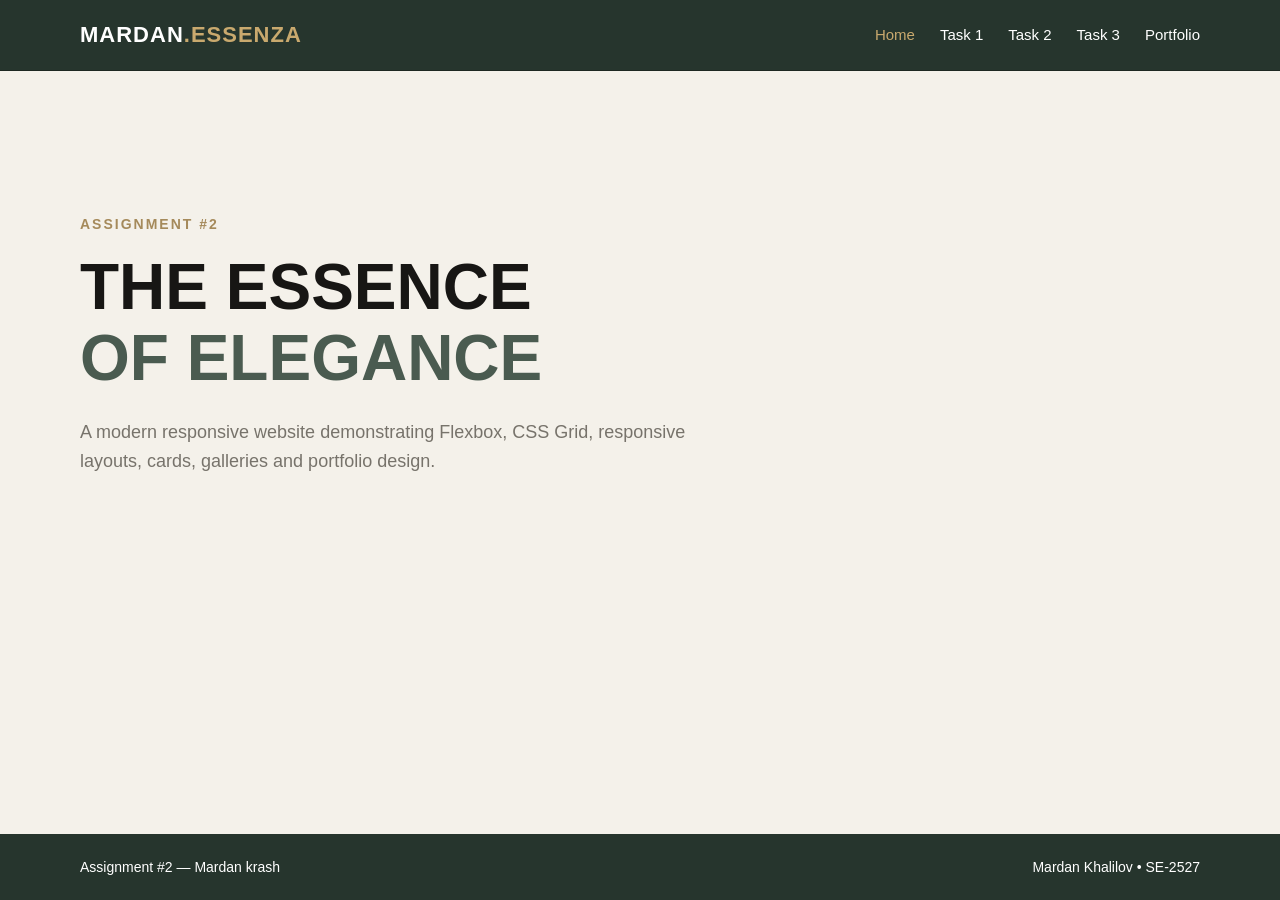
<file: index.html>
<!DOCTYPE html>
<html lang="en">
<head>
    <meta charset="UTF-8">
    <meta name="viewport" content="width=device-width, initial-scale=1.0">
    <title>Assignment2</title>
    <link rel="stylesheet" href="css/style.css">
</head>
<body>
<header class="site-header">
    <div class="container navbar">
        <a href="index.html" class="logo">
            MARDAN<span>.ESSENZA</span>
        </a>
        <nav>
            <ul class="nav-links">
                <li><a href="index.html" class="active">Home</a></li>
                <li><a href="task1.html">Task 1</a></li>
                <li><a href="task2.html">Task 2</a></li>
                <li><a href="task3.html">Task 3</a></li>
                <li><a href="task4.html">Portfolio</a></li>
            </ul>
        </nav>
    </div>
</header>
<main>
    <section class="hero">
        <div class="container hero-content">
            <div class="hero-text">
                <p class="eyebrow">ASSIGNMENT #2</p>
                <h1>THE ESSENCE <span>OF ELEGANCE</span></h1>
                <p class="hero-description">A modern responsive website demonstrating Flexbox, CSS Grid, responsive layouts, cards, galleries and portfolio design.</p>
            </div>
        </div>
</main>
<footer class="site-footer">
    <div class="container footer-content">
        <p>Assignment #2 — Mardan krash</p>
        <p>Mardan Khalilov • SE-2527</p>
    </div>
</footer>
</body>
</html>
</file>
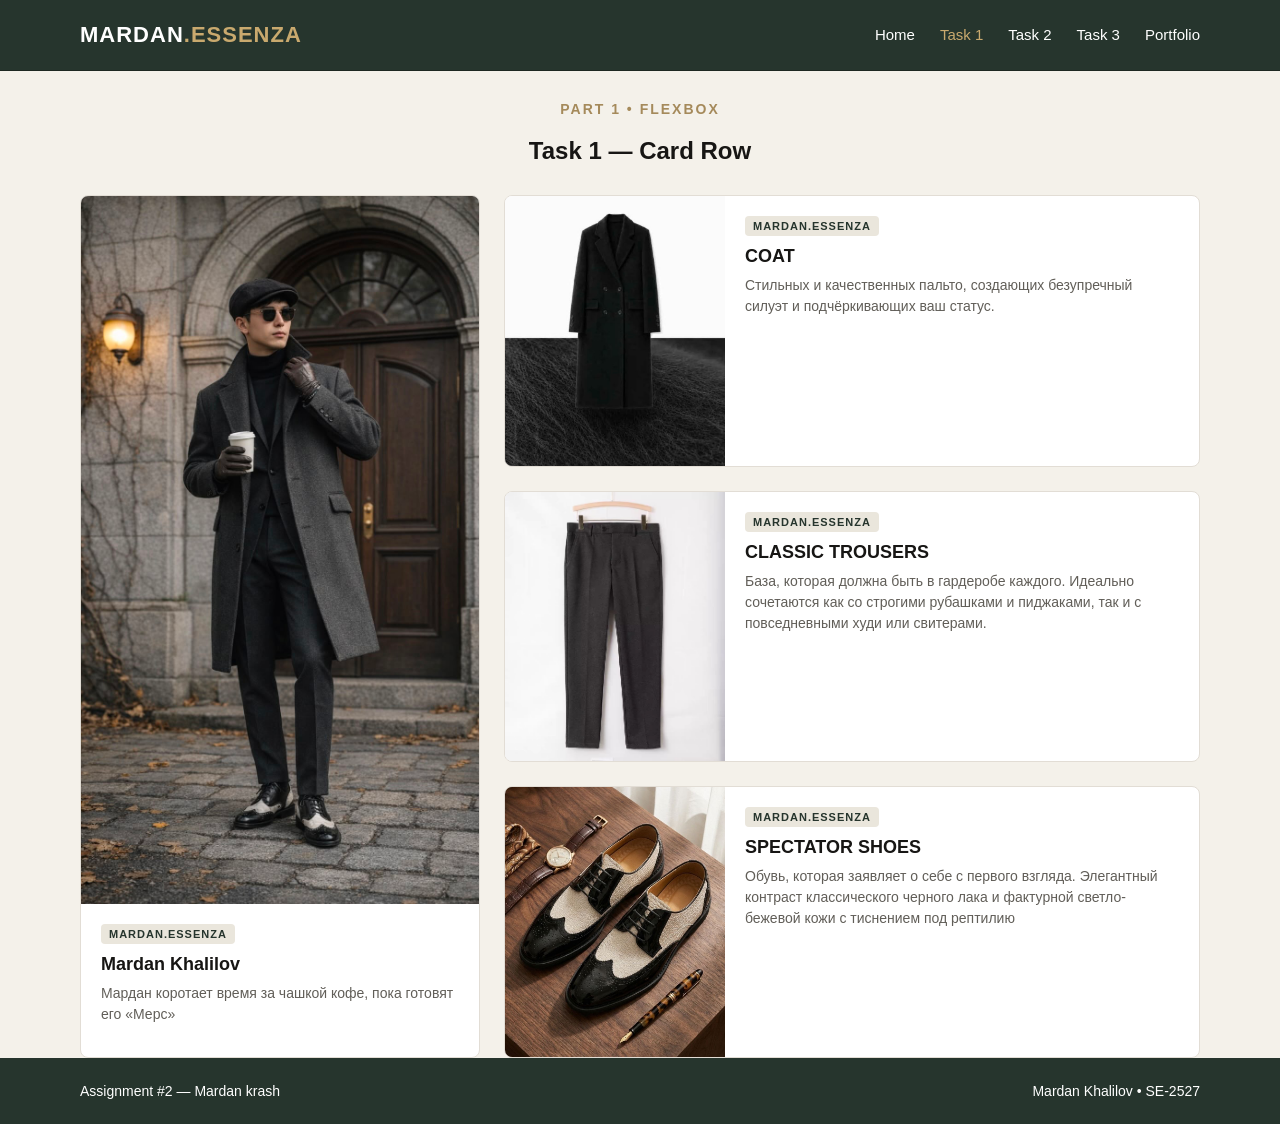
<file: task1.html>
<!DOCTYPE html>
<html lang="en">
<head>

    <meta charset="UTF-8">

    <meta name="viewport"
          content="width=device-width, initial-scale=1.0">
    <title>Task 1 </title>
    <link rel="stylesheet" href="css/style.css">
</head>
<body>
<header class="site-header">
    <div class="container navbar">
        <a href="index.html" class="logo">
            MARDAN<span>.ESSENZA</span>
        </a>
        <nav>
            <ul class="nav-links">
                <li><a href="index.html">Home</a></li>
                <li><a href="task1.html" class="active">Task 1</a></li>
                <li><a href="task2.html">Task 2</a></li>
                <li><a href="task3.html">Task 3</a></li>
                <li><a href="task4.html">Portfolio</a></li>
            </ul>
        </nav>
    </div>
</header>
<main >

    <section class="page-banner">
        <div class="container">
            <p class="eyebrow">PART 1 • FLEXBOX</p>
            <h1>Task 1 — Card Row</h1>
        </div>
    </section>


    <section class="section">
        <div class="container">
            <div class="cards-container">
                <article class="project-card">
                    <div class="card-image">
                        <img
                            src="css/img/WhatsApp Image 2026-09-26 at 17.10.28.jpeg"
                            alt="Mardan Khalilov">
                    </div>

                    <div class="card-body">

                        <div class="card-tag">
                            MARDAN.ESSENZA
                        </div>

                        <h2>
                            Mardan Khalilov
                        </h2>

                        <p>
                            Мардан коротает время за чашкой кофе, пока готовят его «Мерс»
                        </p>

                    </div>

                </article>

                <article class="project-card">

                    <div class="card-image">
                        <img
                            src="css/img/WhatsApp Image 2026-09-26 at 17.25.41.jpeg"
                            alt="Programming code">
                    </div>

                    <div class="card-body">

                        <div class="card-tag">
                            MARDAN.ESSENZA
                        </div>

                        <h2>
                            СOAT
                        </h2>
                        <p>
                            Стильных и качественных пальто, создающих безупречный силуэт и подчёркивающих ваш статус.
                        </p>
                    </div> 
                </article>


                <article class="project-card">

                    <div class="card-image">
                        <img
                            src="css/img/WhatsApp Image 2026-09-26 at 17.18.24.jpeg"
                            alt="Programming code">
                    </div>

                    <div class="card-body">

                        <div class="card-tag">
                            MARDAN.ESSENZA
                        </div>

                        <h2>
                            CLASSIC TROUSERS
                        </h2>

                        <p>
                            База, которая должна быть в гардеробе каждого. Идеально сочетаются как со строгими рубашками и пиджаками, так и с повседневными худи или свитерами.
                        </p>

                    </div>

                </article>
                <article class="project-card">
                    <div class="card-image">
                        <img
                            src="css/img/WhatsApp Image 2026-09-26 at 17.19.04.jpeg"
                            alt="Artificial intelligence">
                    </div>
                    <div class="card-body">
                        <div class="card-tag">MARDAN.ESSENZA</div>
                        <h2> SPECTATOR SHOES</h2>
                        <p>Обувь, которая заявляет о себе с первого взгляда. Элегантный контраст классического черного лака и фактурной светло-бежевой кожи с тиснением под рептилию</p>
                    </div>
                </article>
            </div>
        </div>
    </section>
</main>
<footer class="site-footer">
    <div class="container footer-content">
        <p>Assignment #2 — Mardan krash</p>
        <p> Mardan Khalilov • SE-2527</p>
    </div>
</footer>


</body>
</html>
</file>
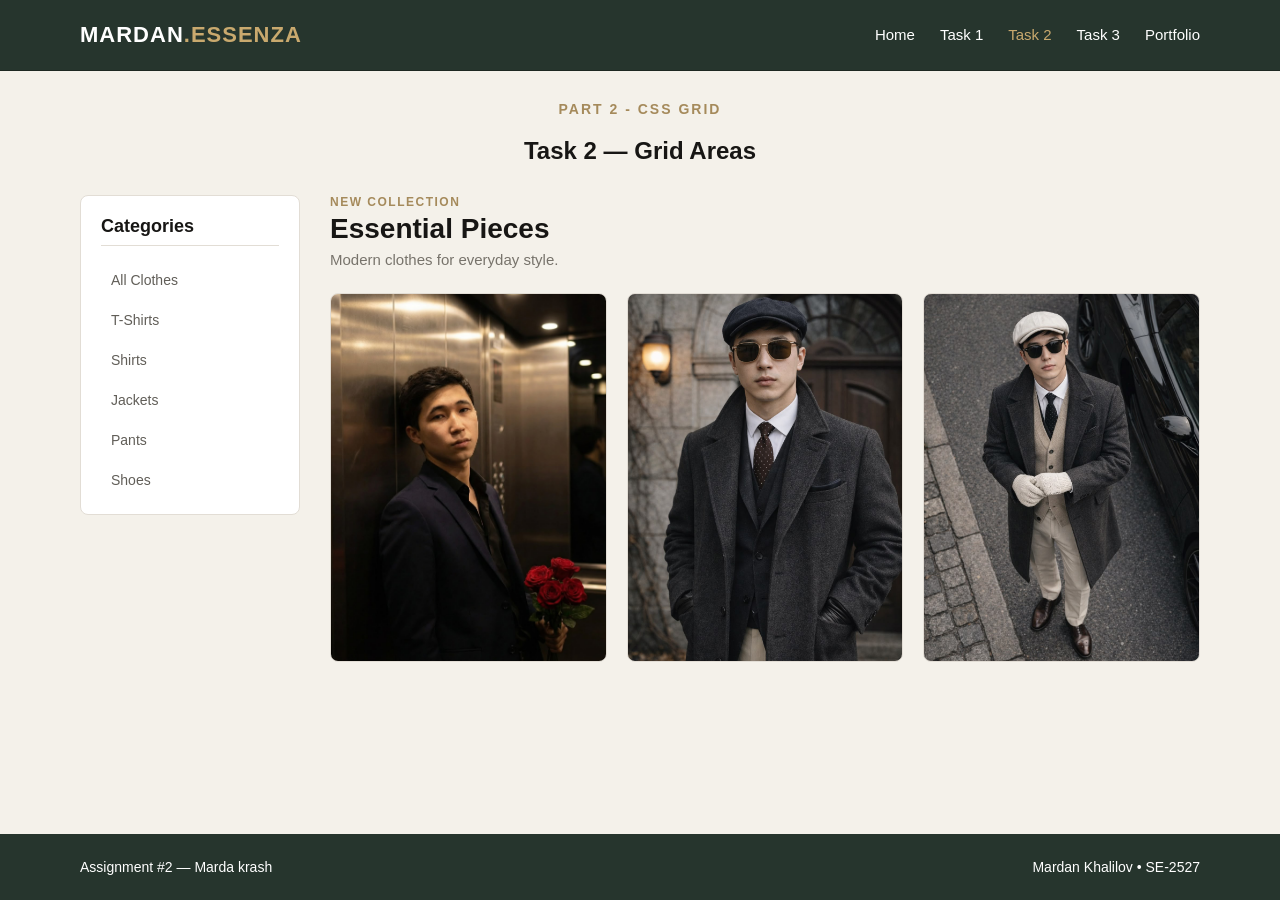
<file: task2.html>
<!DOCTYPE html>
<html lang="en">
<head>

    <meta charset="UTF-8">

    <meta name="viewport"
          content="width=device-width, initial-scale=1.0">

    <title>Task 2 | CSS Grid</title>

    <link rel="stylesheet" href="css/style.css">

</head>

<body>


<header class="site-header">

    <div class="container navbar">

        <a href="index.html" class="logo">
            MARDAN<span>.ESSENZA</span>
        </a>

        <nav>

            <ul class="nav-links">

                <li>
                    <a href="index.html">
                        Home
                    </a>
                </li>

                <li>
                    <a href="task1.html">
                        Task 1
                    </a>
                </li>

                <li>
                    <a href="task2.html" class="active">
                        Task 2
                    </a>
                </li>

                <li>
                    <a href="task3.html">
                        Task 3
                    </a>
                </li>

                <li>
                    <a href="task4.html">
                        Portfolio
                    </a>
                </li>

            </ul>

        </nav>

    </div>

</header>


<main>

    <section class="page-banner">

        <div class="container">

            <p class="eyebrow">PART 2 - CSS GRID</p>

            <h1>Task 2 — Grid Areas</h1>
        </div>

    </section>


    <section class="section">

        <div class="container">

            <div class="task2-grid">

                <aside class="task2-sidebar">

                    <h2>Categories</h2>

                    <a href="#">All Clothes</a>
                    <a href="#">T-Shirts</a>
                    <a href="#">Shirts</a>
                    <a href="#">Jackets</a>
                    <a href="#">Pants</a>
                    <a href="#">Shoes</a>

                </aside>


                <div class="task2-content">

                    <div class="task2-title">

                        <p>NEW COLLECTION</p>

                        <h2>Essential Pieces</h2>

                        <span>
                            Modern clothes for everyday style.
                        </span>

                    </div>


                    <div class="task2-gallery">

                        <div class="task2-card">
                            <img
                                src="css/img/WhatsApp Image 2026-09-26 at 19.26.18.jpeg"
                                alt="White T-Shirt">
                        </div>

                        <div class="task2-card">
                            <img
                                src="css/img/WhatsApp Image 2026-09-26 at 19.26.28.jpeg"
                                alt="Leather Jacket">
                        </div>

                        <div class="task2-card">
                            <img
                                src="css/img/WhatsApp Image 2026-09-26 at 19.26.47.jpeg"
                                alt="White Shirt">
                        </div>
                    </div>
                </div>

            </div>

        </div>

    </section>

</main>


<footer class="site-footer">

    <div class="container footer-content">

        <p>
            Assignment #2 — Marda krash
        </p>

        <p>
            Mardan Khalilov • SE-2527
        </p>

    </div>

</footer>


</body>
</html>
</file>
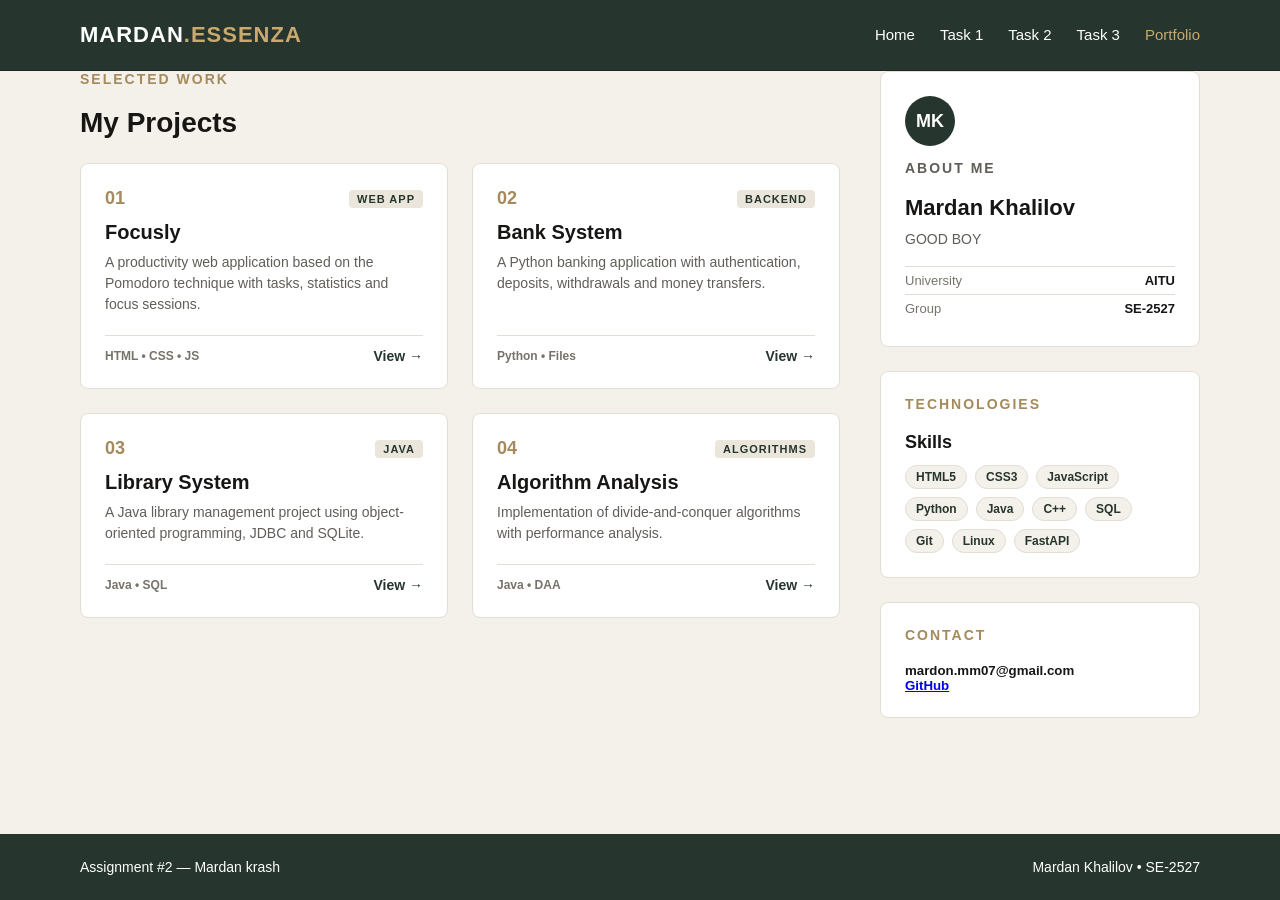
<file: task4.html>
<!DOCTYPE html>
<html lang="en">
<head>

    <meta charset="UTF-8">

    <meta name="viewport"
          content="width=device-width, initial-scale=1.0">

    <title>Task 4 | Portfolio</title>

    <link rel="stylesheet" href="css/style.css">

</head>

<body>


<header class="site-header">

    <div class="container navbar">

        <a href="index.html" class="logo">
            MARDAN<span>.ESSENZA</span>
        </a>

        <nav>

            <ul class="nav-links">

                <li>
                    <a href="index.html">
                        Home
                    </a>
                </li>

                <li>
                    <a href="task1.html">
                        Task 1
                    </a>
                </li>

                <li>
                    <a href="task2.html">
                        Task 2
                    </a>
                </li>

                <li>
                    <a href="task3.html">
                        Task 3
                    </a>
                </li>

                <li>
                    <a href="task4.html" class="active">
                        Portfolio
                    </a>
                </li>

            </ul>

        </nav>

    </div>

</header>


<main>


</section>


<section class="section">

<div class="container">


<div class="portfolio-layout">


    <section class="projects-section">


        <div class="section-heading left">

            <p class="eyebrow">
                SELECTED WORK
            </p>

            <h2>
                My Projects
            </h2>

        </div>


        <div class="projects-grid">


            <article class="portfolio-card">

                <div class="project-top">

                    <span class="project-number">
                        01
                    </span>

                    <span class="project-type">
                        WEB APP
                    </span>

                </div>

                <h3>
                    Focusly
                </h3>

                <p>
                    A productivity web application based on
                    the Pomodoro technique with tasks,
                    statistics and focus sessions.
                </p>

                <div class="project-footer">

                    <span>
                        HTML • CSS • JS
                    </span>

                    <a href="#">
                        View →
                    </a>

                </div>

            </article>


            <article class="portfolio-card">

                <div class="project-top">

                    <span class="project-number">
                        02
                    </span>

                    <span class="project-type">
                        BACKEND
                    </span>

                </div>

                <h3>
                    Bank System
                </h3>

                <p>
                    A Python banking application with
                    authentication, deposits, withdrawals
                    and money transfers.
                </p>

                <div class="project-footer">

                    <span>
                        Python • Files
                    </span>

                    <a href="#">
                        View →
                    </a>

                </div>

            </article>


            <article class="portfolio-card">

                <div class="project-top">

                    <span class="project-number">
                        03
                    </span>

                    <span class="project-type">
                        JAVA
                    </span>

                </div>

                <h3>
                    Library System
                </h3>

                <p>
                    A Java library management project using
                    object-oriented programming, JDBC and SQLite.
                </p>

                <div class="project-footer">

                    <span>
                        Java • SQL
                    </span>

                    <a href="#">
                        View →
                    </a>

                </div>

            </article>


            <article class="portfolio-card">

                <div class="project-top">

                    <span class="project-number">
                        04
                    </span>

                    <span class="project-type">
                        ALGORITHMS
                    </span>

                </div>

                <h3>
                    Algorithm Analysis
                </h3>

                <p>
                    Implementation of divide-and-conquer
                    algorithms with performance analysis.
                </p>

                <div class="project-footer">

                    <span>
                        Java • DAA
                    </span>

                    <a href="#">
                        View →
                    </a>

                </div>

            </article>


        </div>


    </section>


    <aside class="portfolio-sidebar">


        <div class="profile-card">

            <div class="profile-avatar">
                MK
            </div>

            <p class="eyebrow">
                ABOUT ME
            </p>

            <h2>
                Mardan Khalilov
            </h2>

            <p>
                GOOD BOY
            </p>


            <div class="info-line">

                <span>
                    University
                </span>

                <strong>
                    AITU
                </strong>

            </div>


            <div class="info-line">

                <span>
                    Group
                </span>

                <strong>
                    SE-2527
                </strong>

            </div>


        </div>


        <div class="skills-card">

            <p class="eyebrow">
                TECHNOLOGIES
            </p>

            <h3>
                Skills
            </h3>


            <ul class="skills-list">

                <li>HTML5</li>

                <li>CSS3</li>

                <li>JavaScript</li>

                <li>Python</li>

                <li>Java</li>

                <li>C++</li>

                <li>SQL</li>

                <li>Git</li>

                <li>Linux</li>

                <li>FastAPI</li>

            </ul>

        </div>


        <div class="contact-card">

            <p class="eyebrow">
                CONTACT
            </p>

            <h5>
                <p>mardon.mm07@gmail.com</p>
                <a href="http://github.com/Mardan7">GitHub</a>

            </h5>


        </div>


    </aside>


</div>


</div>

</section>


</main>


<footer class="site-footer">

    <div class="container footer-content">

        <p>
            Assignment #2 — Mardan krash
        </p>

        <p>
            Mardan Khalilov • SE-2527
        </p>

    </div>

</footer>


</body>
</html>
</file>
<file: css/style.css>
* {
    margin: 0;
    padding: 0;
    box-sizing: border-box;
}

body {
    font-family: Arial, sans-serif;
    background-color: #F4F1EA;
    color: #171614;

    min-height: 100vh;
    display: flex;
    flex-direction: column;
}

main {
    flex: 1;
}


.container {
    width: 90%;
    max-width: 1120px;
    margin: 0 auto;
}



.site-header {
    background-color: #26352D;
    border-bottom: 1px solid #1d2822;
}

.navbar {
    min-height: 70px;
    display: flex;
    justify-content: space-between;
    align-items: center;
}

.logo {
    text-decoration: none;
    color: white;
    font-size: 22px;
    font-weight: bold;
    letter-spacing: 1px;
}

.logo span {
    color: #C9A96E;
}

.nav-links {
    list-style: none;
    display: flex;
    gap: 25px;
}

.nav-links a {
    text-decoration: none;
    color: white;
    font-size: 15px;
}

.nav-links a:hover,
.nav-links a.active {
    color: #C9A96E;
}


.hero {
    min-height: 550px;
    display: flex;
    align-items: center;
    padding: 80px 0;
}



.hero-content {
    display: flex;
    align-items: center;
}

.hero-text {
    max-width: 750px;
}

.eyebrow {
    color: #A58A5B;
    font-size: 14px;
    font-weight: bold;
    letter-spacing: 2px;
    margin-bottom: 20px;
}

.hero h1 {
    font-size: 64px;
    line-height: 1.1;
    font-weight: 700;
    margin-bottom: 25px;
}

.hero h1 span {
    display: block;
    color: #4A5B50;
}

.hero-description {
    max-width: 650px;
    font-size: 18px;
    line-height: 1.6;
    color: #77736B;
}


.site-footer {
    background-color: #26352D;
    color: white;
    padding: 25px 0;
}

.footer-content {
    display: flex;
    justify-content: space-between;
    align-items: center;
}

.footer-content p {
    font-size: 14px;
}

@media (max-width: 768px) {

    .navbar {
        flex-direction: column;
        gap: 15px;
        padding: 20px 0;
    }

    .nav-links {
        gap: 15px;
        flex-wrap: wrap;
        justify-content: center;
    }

    .hero {
        min-height: 450px;
        padding: 60px 0;
    }

    .hero h1 {
        font-size: 42px;
    }

    .hero-description {
        font-size: 16px;
    }

    .footer-content {
        flex-direction: column;
        gap: 10px;
        text-align: center;
    }
}

@media (max-width: 480px) {

    .hero h1 {
        font-size: 34px;
    }

    .nav-links {
        gap: 10px;
    }

    .nav-links a {
        font-size: 13px;
    }
}

.cards-container {
    display: grid;
    grid-template-columns: minmax(280px, 400px) 1fr;
    gap: 24px;
    align-items: stretch;
}

.page-banner{
    text-align: center; 
    padding: 30px ;   
}

.project-card:first-child {
    grid-row: span 3;

    display: flex;
    flex-direction: column;
}

.project-card:first-child .card-image {
    width: 100%;
    aspect-ratio: 9 / 16;
    overflow: hidden;
}

.project-card:first-child .card-image img {
    width: 100%;
    height: 100%;
    object-fit: cover;
}


.project-card:not(:first-child) {
    display: flex;
    flex-direction: row;
    align-items: stretch;
}


/* Image */

.project-card:not(:first-child) .card-image {
    width: 220px;
    min-width: 220px;
    overflow: hidden;
}

.project-card:not(:first-child) .card-image img {
    width: 100%;
    height: 100%;
    object-fit: cover;
}

.project-card {
    background-color: #FFFFFF;

    border: 1px solid #E2DDD5;
    border-radius: 8px;

    overflow: hidden;

    transition: transform 0.2s ease,
                box-shadow 0.2s ease;
}

.project-card:hover {
    transform: translateY(-3px);
    box-shadow: 0 6px 15px rgba(0, 0, 0, 0.08);
}


.card-body {
    padding: 20px;

    display: flex;
    flex-direction: column;

    flex: 1;
}

.card-tag {
    align-self: flex-start;

    font-size: 11px;
    font-weight: bold;
    letter-spacing: 1px;

    color: #26352D;
    background-color: #EAE6DC;

    padding: 4px 8px;
    border-radius: 4px;

    margin-bottom: 10px;
}

.card-body h2 {
    font-size: 18px;
    margin-bottom: 8px;

    color: #171614;
}

.card-body p {
    font-size: 14px;
    line-height: 1.5;

    color: #615E58;

    margin-bottom: 12px;
}


@media (max-width: 850px) {

    .cards-container {
        grid-template-columns: 1fr;
    }

    .project-card:first-child {
        grid-row: auto;
    }

    .project-card:first-child .card-image {
        aspect-ratio: 16 / 9;
    }

    .project-card:not(:first-child) {
        flex-direction: column;
    }

    .project-card:not(:first-child) .card-image {
        width: 100%;
        min-width: 0;
        height: 180px;
    }
}


.task2-layout {
    width: 90%;
    max-width: 1120px;

    margin: 40px auto;

    display: grid;

    grid-template-columns: 220px 1fr;

    grid-template-rows: auto 1fr auto;

    grid-template-areas:
        "header header"
        "sidebar main"
        "footer footer";

    background-color: #FFFFFF;

    border: 1px solid #E2DDD5;
    border-radius: 8px;

    overflow: hidden;

    min-height: 650px;
}


.task2-grid {
    display: grid;
    grid-template-columns: 220px 1fr;
    gap: 30px;
    align-items: start;
    margin-bottom: 60px;
}

.task2-sidebar {
    background-color: #FFFFFF;
    border: 1px solid #E2DDD5;
    border-radius: 8px;
    padding: 20px;

    display: flex;
    flex-direction: column;
    gap: 12px;
}

.task2-sidebar h2 {
    font-size: 18px;
    color: #171614;
    margin-bottom: 8px;
    padding-bottom: 8px;
    border-bottom: 1px solid #E2DDD5;
}

.task2-sidebar a {
    text-decoration: none;
    color: #615E58;
    font-size: 14px;
    padding: 6px 10px;
    border-radius: 4px;
    transition: background-color 0.2s, color 0.2s;
}

.task2-sidebar a:hover {
    background-color: #EAE6DC;
    color: #26352D;
}

.task2-content {
    display: grid;
    grid-template-columns: 1fr;
    gap: 24px;

    grid-template-areas:
        "title"
        "gallery"
        "description";
}

.task2-title {
    grid-area: title;
}

.task2-title p {
    font-size: 12px;
    font-weight: bold;
    letter-spacing: 1.5px;
    color: #A58A5B;
    margin-bottom: 4px;
}

.task2-title h2 {
    font-size: 28px;
    color: #171614;
    margin-bottom: 6px;
}

.task2-title span {
    font-size: 15px;
    color: #77736B;
}

.task2-gallery {
    grid-area: gallery;

    display: grid;
    grid-template-columns: repeat(3, 1fr);
    gap: 20px;
}

.task2-card {
    background-color: #FFFFFF;
    border: 1px solid #E2DDD5;
    border-radius: 8px;
    overflow: hidden;
    aspect-ratio: 3 / 4;

    transition: transform 0.2s ease, box-shadow 0.2s ease;
}

.task2-card:hover {
    transform: translateY(-3px);
    box-shadow: 0 6px 15px rgba(0, 0, 0, 0.08);
}

.task2-card img {
    width: 100%;
    height: 100%;
    object-fit: cover;
}

.task2-description {
    grid-area: description;

    background-color: #FFFFFF;
    border: 1px solid #E2DDD5;
    border-radius: 8px;
    padding: 20px;
}

.task2-description h3 {
    font-size: 16px;
    color: #26352D;
    margin-bottom: 6px;
    letter-spacing: 1px;
}

.task2-description p {
    font-size: 14px;
    color: #615E58;
}


@media (max-width: 850px) {
    .task2-grid {
        grid-template-columns: 1fr;
    }

    .task2-gallery {
        grid-template-columns: repeat(2, 1fr);
    }
}

@media (max-width: 500px) {
    .task2-gallery {
        grid-template-columns: 1fr;
    }
}

.gallery-grid {
    display: grid;
    grid-template-columns: repeat(3, 1fr); 
    gap: 20px;                             
    margin-bottom: 60px;
}

.gallery-item {
    position: relative;
    border-radius: 8px;
    overflow: hidden;
    background-color: #26352D;
    aspect-ratio: 4 / 3;              
    border: 1px solid #E2DDD5;
}

.gallery-item img {
    width: 100%;
    height: 100%;
    object-fit: cover;
    display: block;
    transition: transform 0.4s ease;
}


.gallery-item figcaption {
    position: absolute;
    inset: 0;
    background: rgba(38, 53, 45, 0.85); 
    color: #FFFFFF;

    display: flex;
    flex-direction: column;
    justify-content: center;
    align-items: center;
    text-align: center;
    padding: 15px;

    opacity: 0;                            
    visibility: hidden;
    transition: opacity 0.3s ease, visibility 0.3s ease;
}

.gallery-item figcaption strong {
    font-size: 18px;
    font-weight: bold;
    color: #FFFFFF;
    margin-bottom: 4px;
    transform: translateY(10px);
    transition: transform 0.3s ease;
}

.gallery-item figcaption span {
    font-size: 13px;
    color: #C9A96E;                    
    letter-spacing: 1px;
    transform: translateY(10px);
    transition: transform 0.3s ease 0.05s;
}

.gallery-item:hover img {
    transform: scale(1.08);              
}

.gallery-item:hover figcaption {
    opacity: 1;                          
    visibility: visible;
}

.gallery-item:hover figcaption strong,
.gallery-item:hover figcaption span {
    transform: translateY(0);              
}

@media (max-width: 850px) {
    .gallery-grid {
        grid-template-columns: repeat(2, 1fr); 
        gap: 15px;
    }
}

@media (max-width: 500px) {
    .gallery-grid {
        grid-template-columns: 1fr;         
    }
}



.portfolio-hero {
    background-color: #EAE6DC;
    padding: 60px 0;
    text-align: center;
    border-bottom: 1px solid #E2DDD5;
}

.portfolio-hero h1 {
    font-size: 42px;
    color: #171614;
    margin-bottom: 10px;
}

.portfolio-hero p {
    font-size: 16px;
    color: #615E58;
    max-width: 600px;
    margin: 0 auto;
}

.portfolio-layout {
    display: grid;
    grid-template-columns: 1fr 320px;
    gap: 40px;
    align-items: start;
    margin-bottom: 60px;
}

.section-heading.left {
    margin-bottom: 24px;
}

.section-heading h2 {
    font-size: 28px;
    color: #171614;
}

.projects-grid {
    display: grid;
    grid-template-columns: repeat(2, 1fr);
    gap: 24px;
}

.portfolio-card {
    background-color: #FFFFFF;
    border: 1px solid #E2DDD5;
    border-radius: 8px;
    padding: 24px;

    display: flex;
    flex-direction: column;
    justify-content: space-between;

    transition: transform 0.2s ease, box-shadow 0.2s ease;
}

.portfolio-card:hover {
    transform: translateY(-4px);
    box-shadow: 0 8px 20px rgba(0, 0, 0, 0.08);
}

.project-top {
    display: flex;
    justify-content: space-between;
    align-items: center;
    margin-bottom: 12px;
}

.project-number {
    font-size: 18px;
    font-weight: bold;
    color: #A58A5B;
}

.project-type {
    font-size: 11px;
    font-weight: bold;
    letter-spacing: 1px;
    color: #26352D;
    background-color: #EAE6DC;
    padding: 3px 8px;
    border-radius: 4px;
}

.portfolio-card h3 {
    font-size: 20px;
    color: #171614;
    margin-bottom: 8px;
}

.portfolio-card p {
    font-size: 14px;
    line-height: 1.5;
    color: #615E58;
    margin-bottom: 20px;
    flex-grow: 1; 
}

.project-footer {
    display: flex;
    justify-content: space-between;
    align-items: center;
    padding-top: 12px;
    border-top: 1px solid #E2DDD5;
}

.project-footer span {
    font-size: 12px;
    font-weight: bold;
    color: #77736B;
}

.project-footer a {
    font-size: 14px;
    font-weight: bold;
    color: #26352D;
    text-decoration: none;
    transition: color 0.2s;
}

.project-footer a:hover {
    color: #A58A5B;
}

.portfolio-sidebar {
    display: flex;
    flex-direction: column;
    gap: 24px;
}

.profile-card,
.skills-card,
.contact-card {
    background-color: #FFFFFF;
    border: 1px solid #E2DDD5;
    border-radius: 8px;
    padding: 24px;
}

.profile-avatar {
    width: 50px;
    height: 50px;
    border-radius: 50%;
    background-color: #26352D;
    color: #FFFFFF;
    font-weight: bold;
    font-size: 18px;
    display: flex;
    align-items: center;
    justify-content: center;
    margin-bottom: 12px;
}

.profile-card h2 {
    font-size: 22px;
    color: #171614;
    margin-bottom: 8px;
}

.profile-card p {
    font-size: 14px;
    color: #615E58;
    line-height: 1.5;
    margin-bottom: 16px;
}

.info-line {
    display: flex;
    justify-content: space-between;
    font-size: 13px;
    padding: 6px 0;
    border-top: 1px solid #E2DDD5;
}

.info-line span {
    color: #77736B;
}

.info-line strong {
    color: #171614;
}

.skills-card h3,
.contact-card h3 {
    font-size: 18px;
    color: #171614;
    margin-bottom: 12px;
}

.skills-list {
    list-style: none;
    display: flex;
    flex-wrap: wrap;
    gap: 8px;
}

.skills-list li {
    font-size: 12px;
    background-color: #F4F1EA;
    color: #26352D;
    border: 1px solid #E2DDD5;
    padding: 4px 10px;
    border-radius: 20px;
    font-weight: bold;
}

.btn-primary {
    display: inline-block;
    width: 100%;
    text-align: center;
    background-color: #26352D;
    color: #FFFFFF;
    padding: 10px 16px;
    border-radius: 6px;
    text-decoration: none;
    font-weight: bold;
    font-size: 14px;
    margin-top: 8px;
    transition: background-color 0.2s ease;
}

.btn-primary:hover {
    background-color: #384d41;
}


@media (max-width: 950px) {
    .portfolio-layout {
        grid-template-columns: 1fr; 
    }
}

@media (max-width: 600px) {
    .projects-grid {
        grid-template-columns: 1fr; 
    }

    .portfolio-hero h1 {
        font-size: 32px;
    }
}
</file>
